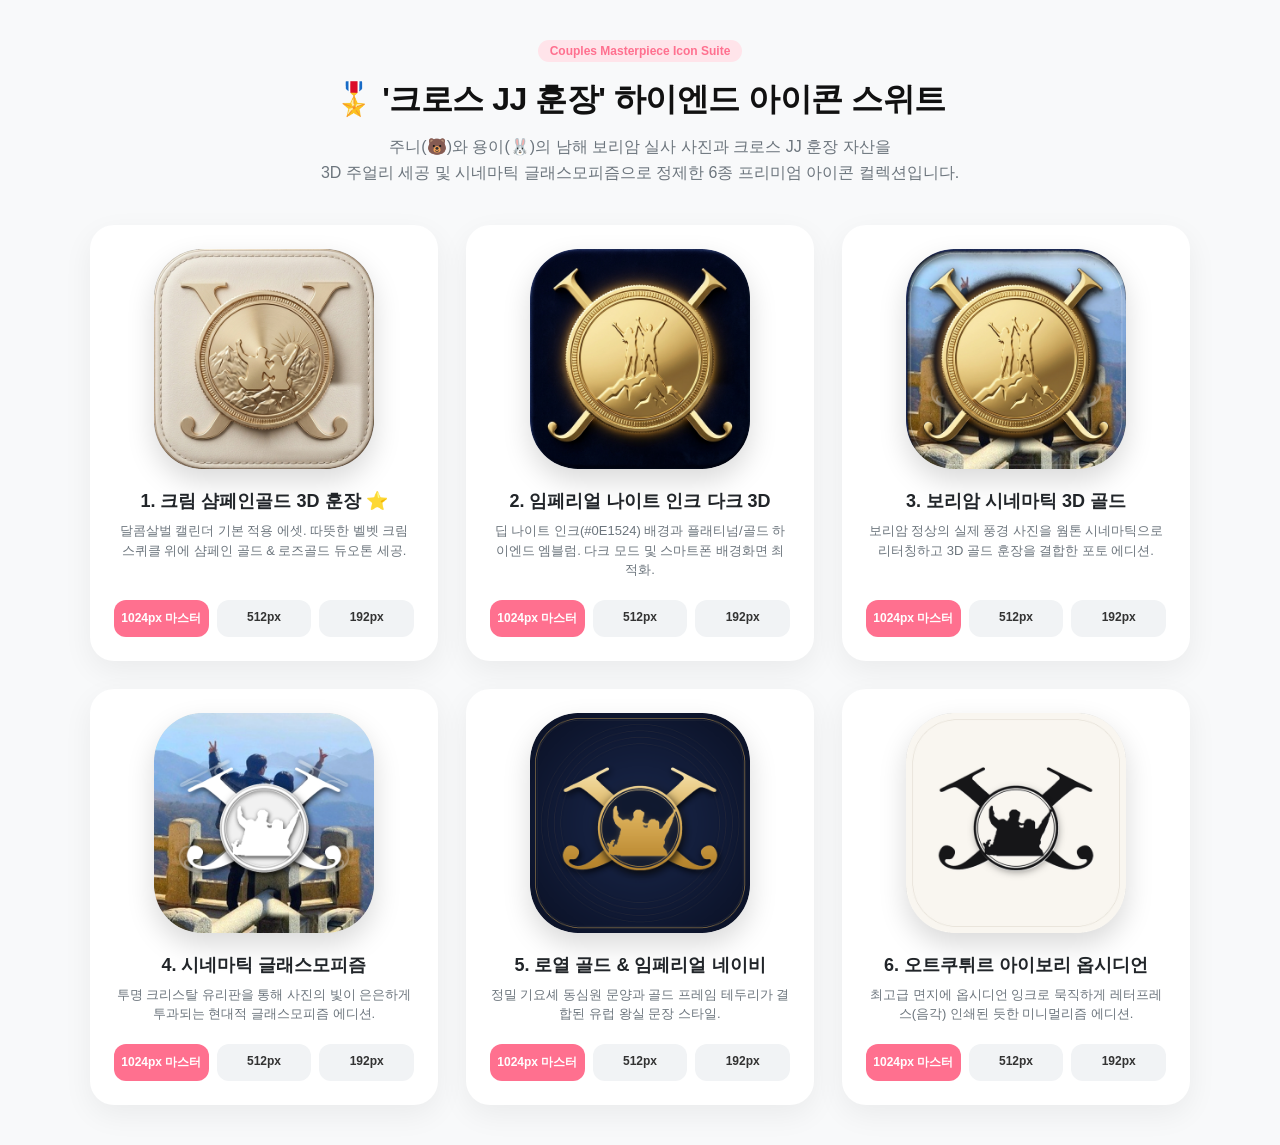
<file: 달콤살벌캘린더_정제아이콘_스위트/아이콘_가이드_및_미리보기.html>
<!DOCTYPE html>
<html lang="ko">
<head>
  <meta charset="UTF-8">
  <title>달콤살벌 캘린더 정제 아이콘 스위트 카탈로그</title>
  <style>
    :root {
      --bg: #F8F9FA;
      --card-bg: #FFFFFF;
      --text: #212529;
      --sub: #6C757D;
      --primary: #FF708F;
      --gold: #D4AF37;
    }
    * { box-sizing: border-box; margin: 0; padding: 0; }
    body {
      font-family: -apple-system, BlinkMacSystemFont, 'Segoe UI', Roboto, sans-serif;
      background: var(--bg);
      color: var(--text);
      padding: 40px 20px;
      display: flex;
      flex-direction: column;
      align-items: center;
    }
    .header {
      text-align: center;
      max-width: 800px;
      margin-bottom: 40px;
    }
    .header h1 {
      font-size: 32px;
      font-weight: 800;
      color: #111;
      margin-bottom: 12px;
      letter-spacing: -0.5px;
    }
    .header p {
      font-size: 16px;
      color: var(--sub);
      line-height: 1.6;
    }
    .badge {
      display: inline-block;
      background: #FFE4EA;
      color: var(--primary);
      font-size: 12px;
      font-weight: 700;
      padding: 4px 12px;
      border-radius: 20px;
      margin-bottom: 16px;
    }
    .grid {
      display: grid;
      grid-template-columns: repeat(auto-fit, minmax(320px, 1fr));
      gap: 28px;
      max-width: 1100px;
      width: 100%;
    }
    .card {
      background: var(--card-bg);
      border-radius: 24px;
      padding: 24px;
      box-shadow: 0 10px 30px rgba(0,0,0,0.06);
      display: flex;
      flex-direction: column;
      align-items: center;
      transition: transform 0.2s, box-shadow 0.2s;
    }
    .card:hover {
      transform: translateY(-4px);
      box-shadow: 0 16px 40px rgba(0,0,0,0.1);
    }
    .img-wrap {
      width: 220px;
      height: 220px;
      border-radius: 48px;
      overflow: hidden;
      margin-bottom: 20px;
      box-shadow: 0 12px 28px rgba(0,0,0,0.15);
      background: #eee;
    }
    .img-wrap img {
      width: 100%;
      height: 100%;
      object-fit: cover;
      display: block;
    }
    .card-title {
      font-size: 18px;
      font-weight: 700;
      margin-bottom: 8px;
      text-align: center;
    }
    .card-desc {
      font-size: 13px;
      color: var(--sub);
      text-align: center;
      line-height: 1.5;
      margin-bottom: 20px;
      flex: 1;
    }
    .download-btns {
      display: flex;
      gap: 8px;
      width: 100%;
    }
    .dl-btn {
      flex: 1;
      padding: 10px 0;
      border-radius: 12px;
      font-size: 12px;
      font-weight: 700;
      text-align: center;
      text-decoration: none;
      background: #F1F3F5;
      color: #333;
      transition: background 0.15s;
    }
    .dl-btn:hover {
      background: #E9ECEF;
    }
    .dl-btn.primary {
      background: var(--primary);
      color: white;
    }
    .dl-btn.primary:hover {
      background: #E64C6D;
    }
  </style>
</head>
<body>

  <div class="header">
    <span class="badge">Couples Masterpiece Icon Suite</span>
    <h1>🎖️ '크로스 JJ 훈장' 하이엔드 아이콘 스위트</h1>
    <p>주니(🐻)와 용이(🐰)의 남해 보리암 실사 사진과 크로스 JJ 훈장 자산을<br/>3D 주얼리 세공 및 시네마틱 글래스모피즘으로 정제한 6종 프리미엄 아이콘 컬렉션입니다.</p>
  </div>

  <div class="grid">
    <!-- Card 1 -->
    <div class="card">
      <div class="img-wrap">
        <img src="02_앱아이콘_512px/1_크림_샴페인골드_3D훈장_512.png" alt="크림 샴페인골드">
      </div>
      <div class="card-title">1. 크림 샴페인골드 3D 훈장 ⭐</div>
      <div class="card-desc">달콤살벌 캘린더 기본 적용 에셋. 따뜻한 벨벳 크림 스퀴클 위에 샴페인 골드 & 로즈골드 듀오톤 세공.</div>
      <div class="download-btns">
        <a class="dl-btn primary" href="01_마스터_1024px/1_크림_샴페인골드_3D훈장_1024.png" download>1024px 마스터</a>
        <a class="dl-btn" href="02_앱아이콘_512px/1_크림_샴페인골드_3D훈장_512.png" download>512px</a>
        <a class="dl-btn" href="03_모바일_파비콘_192px/1_크림_샴페인골드_3D훈장_192.png" download>192px</a>
      </div>
    </div>

    <!-- Card 2 -->
    <div class="card">
      <div class="img-wrap">
        <img src="02_앱아이콘_512px/2_임페리얼_다크_3D훈장_512.png" alt="임페리얼 다크">
      </div>
      <div class="card-title">2. 임페리얼 나이트 인크 다크 3D</div>
      <div class="card-desc">딥 나이트 인크(#0E1524) 배경과 플래티넘/골드 하이엔드 엠블럼. 다크 모드 및 스마트폰 배경화면 최적화.</div>
      <div class="download-btns">
        <a class="dl-btn primary" href="01_마스터_1024px/2_임페리얼_다크_3D훈장_1024.png" download>1024px 마스터</a>
        <a class="dl-btn" href="02_앱아이콘_512px/2_임페리얼_다크_3D훈장_512.png" download>512px</a>
        <a class="dl-btn" href="03_모바일_파비콘_192px/2_임페리얼_다크_3D훈장_192.png" download>192px</a>
      </div>
    </div>

    <!-- Card 3 -->
    <div class="card">
      <div class="img-wrap">
        <img src="02_앱아이콘_512px/3_보리암_시네마틱_3D골드_512.png" alt="보리암 시네마틱">
      </div>
      <div class="card-title">3. 보리암 시네마틱 3D 골드</div>
      <div class="card-desc">보리암 정상의 실제 풍경 사진을 웜톤 시네마틱으로 리터칭하고 3D 골드 훈장을 결합한 포토 에디션.</div>
      <div class="download-btns">
        <a class="dl-btn primary" href="01_마스터_1024px/3_보리암_시네마틱_3D골드_1024.png" download>1024px 마스터</a>
        <a class="dl-btn" href="02_앱아이콘_512px/3_보리암_시네마틱_3D골드_512.png" download>512px</a>
        <a class="dl-btn" href="03_모바일_파비콘_192px/3_보리암_시네마틱_3D골드_192.png" download>192px</a>
      </div>
    </div>

    <!-- Card 4 -->
    <div class="card">
      <div class="img-wrap">
        <img src="02_앱아이콘_512px/4_시네마틱_글래스모피즘_512.png" alt="글래스모피즘">
      </div>
      <div class="card-title">4. 시네마틱 글래스모피즘</div>
      <div class="card-desc">투명 크리스탈 유리판을 통해 사진의 빛이 은은하게 투과되는 현대적 글래스모피즘 에디션.</div>
      <div class="download-btns">
        <a class="dl-btn primary" href="01_마스터_1024px/4_시네마틱_글래스모피즘_1024.png" download>1024px 마스터</a>
        <a class="dl-btn" href="02_앱아이콘_512px/4_시네마틱_글래스모피즘_512.png" download>512px</a>
        <a class="dl-btn" href="03_모바일_파비콘_192px/4_시네마틱_글래스모피즘_192.png" download>192px</a>
      </div>
    </div>

    <!-- Card 5 -->
    <div class="card">
      <div class="img-wrap">
        <img src="02_앱아이콘_512px/5_로열_골드_임페리얼네이비_512.png" alt="로열 골드 네이비">
      </div>
      <div class="card-title">5. 로열 골드 & 임페리얼 네이비</div>
      <div class="card-desc">정밀 기요셰 동심원 문양과 골드 프레임 테두리가 결합된 유럽 왕실 문장 스타일.</div>
      <div class="download-btns">
        <a class="dl-btn primary" href="01_마스터_1024px/5_로열_골드_임페리얼네이비_1024.png" download>1024px 마스터</a>
        <a class="dl-btn" href="02_앱아이콘_512px/5_로열_골드_임페리얼네이비_512.png" download>512px</a>
        <a class="dl-btn" href="03_모바일_파비콘_192px/5_로열_골드_임페리얼네이비_192.png" download>192px</a>
      </div>
    </div>

    <!-- Card 6 -->
    <div class="card">
      <div class="img-wrap">
        <img src="02_앱아이콘_512px/6_오트쿠튀르_아이보리_옵시디언_512.png" alt="오트쿠튀르">
      </div>
      <div class="card-title">6. 오트쿠튀르 아이보리 옵시디언</div>
      <div class="card-desc">최고급 면지에 옵시디언 잉크로 묵직하게 레터프레스(음각) 인쇄된 듯한 미니멀리즘 에디션.</div>
      <div class="download-btns">
        <a class="dl-btn primary" href="01_마스터_1024px/6_오트쿠튀르_아이보리_옵시디언_1024.png" download>1024px 마스터</a>
        <a class="dl-btn" href="02_앱아이콘_512px/6_오트쿠튀르_아이보리_옵시디언_512.png" download>512px</a>
        <a class="dl-btn" href="03_모바일_파비콘_192px/6_오트쿠튀르_아이보리_옵시디언_192.png" download>192px</a>
      </div>
    </div>
  </div>

</body>
</html>
</file>
